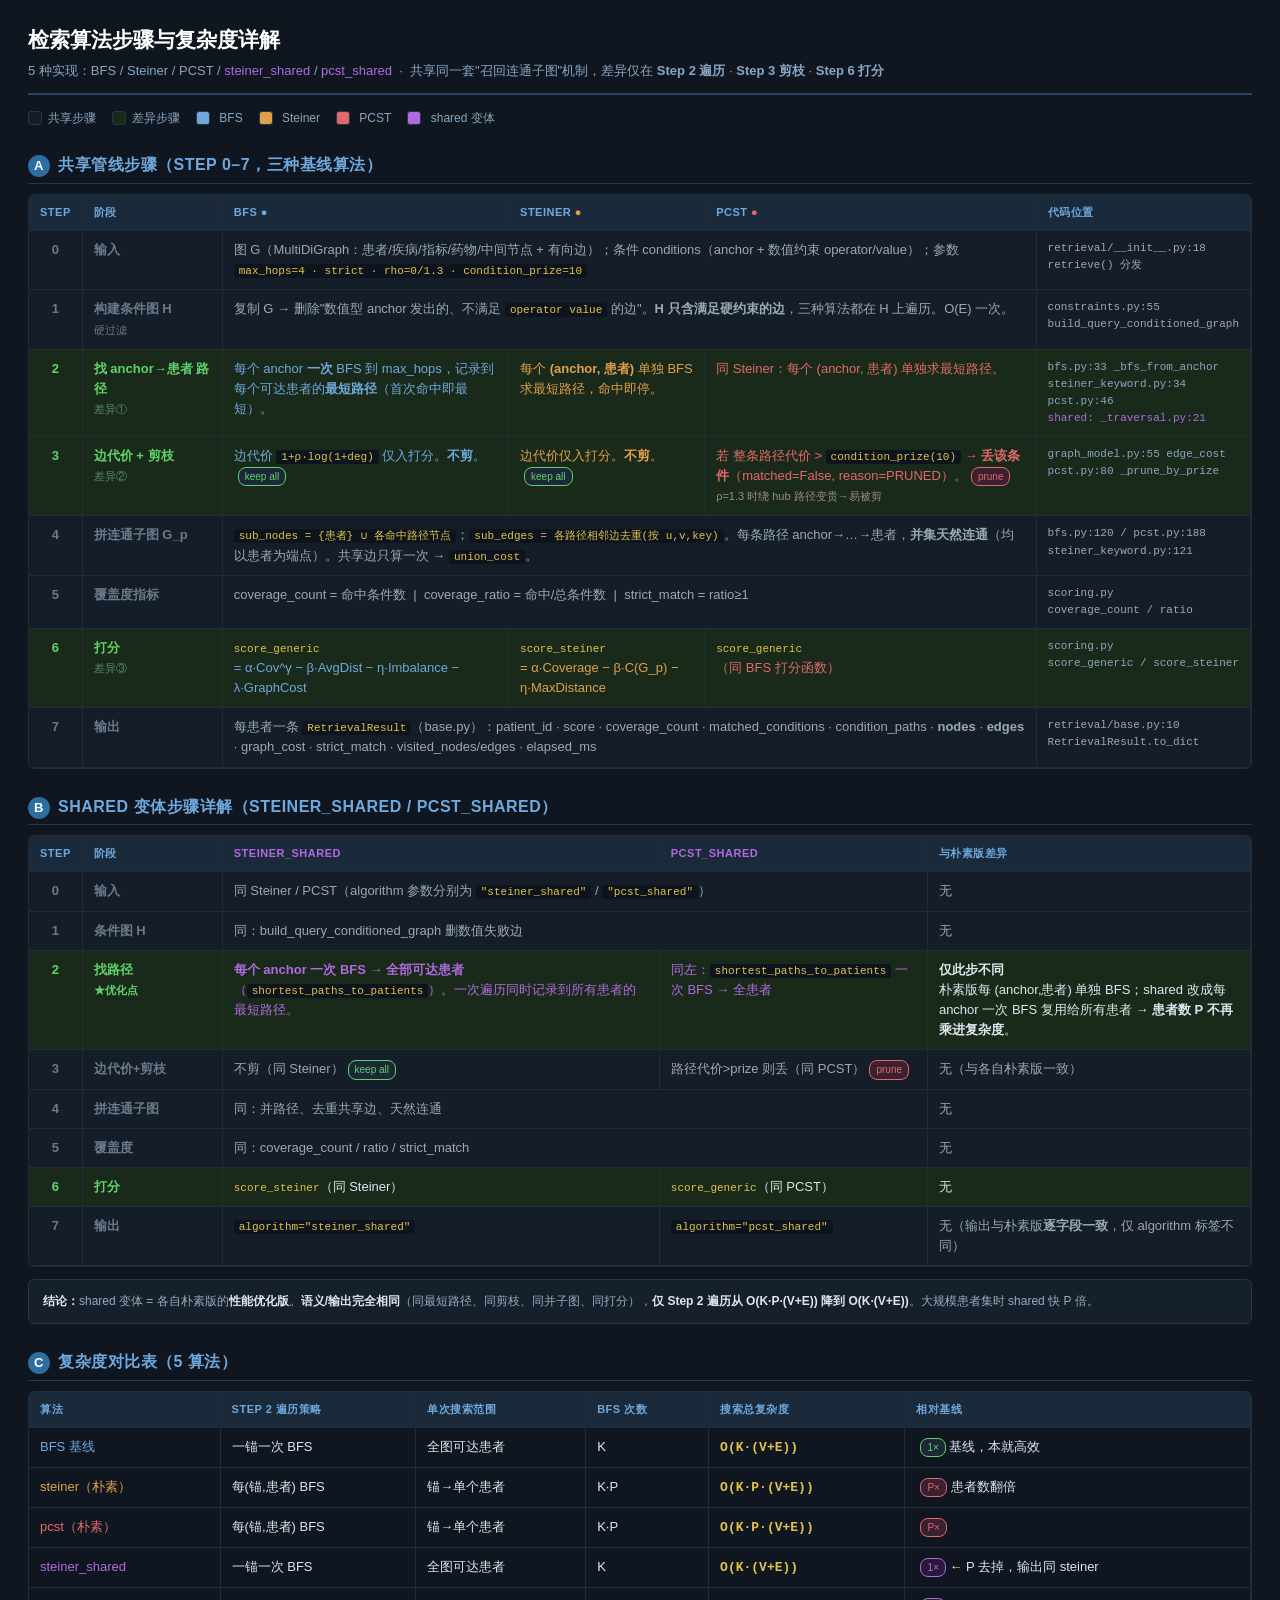
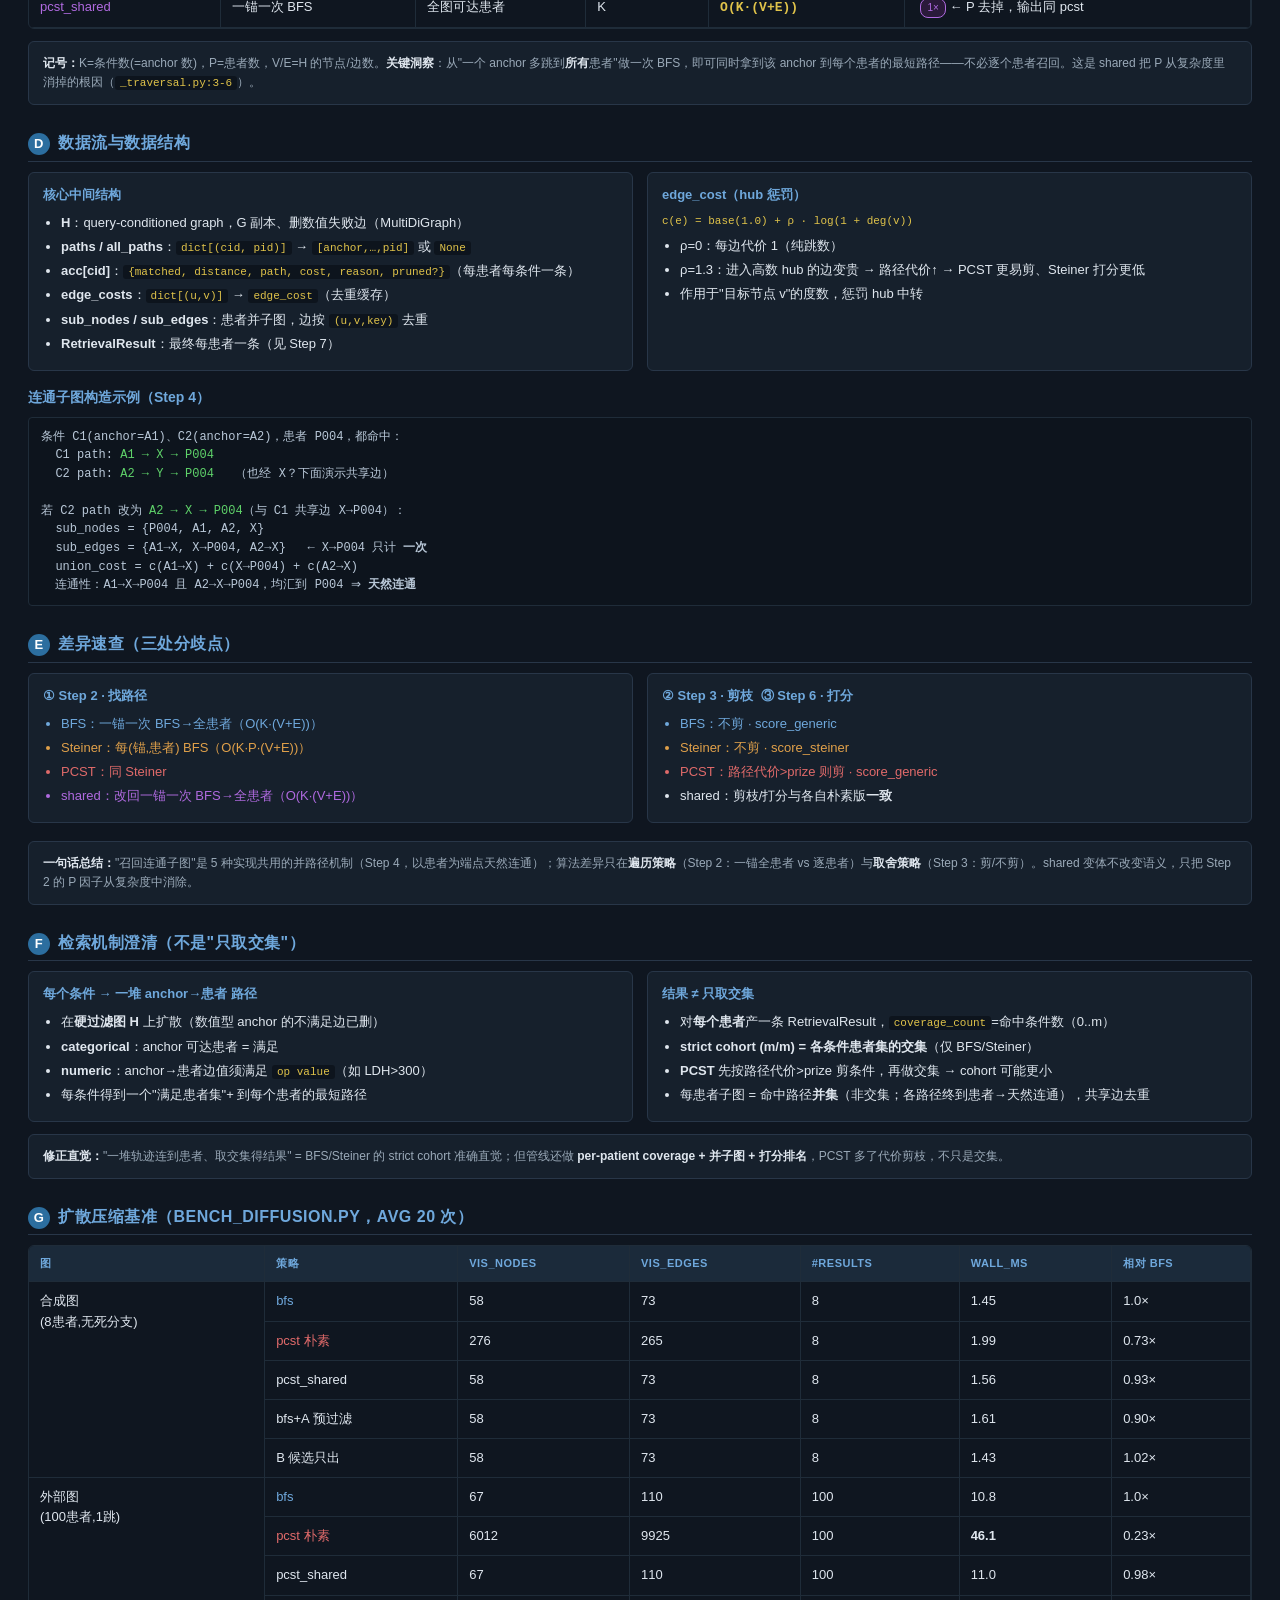
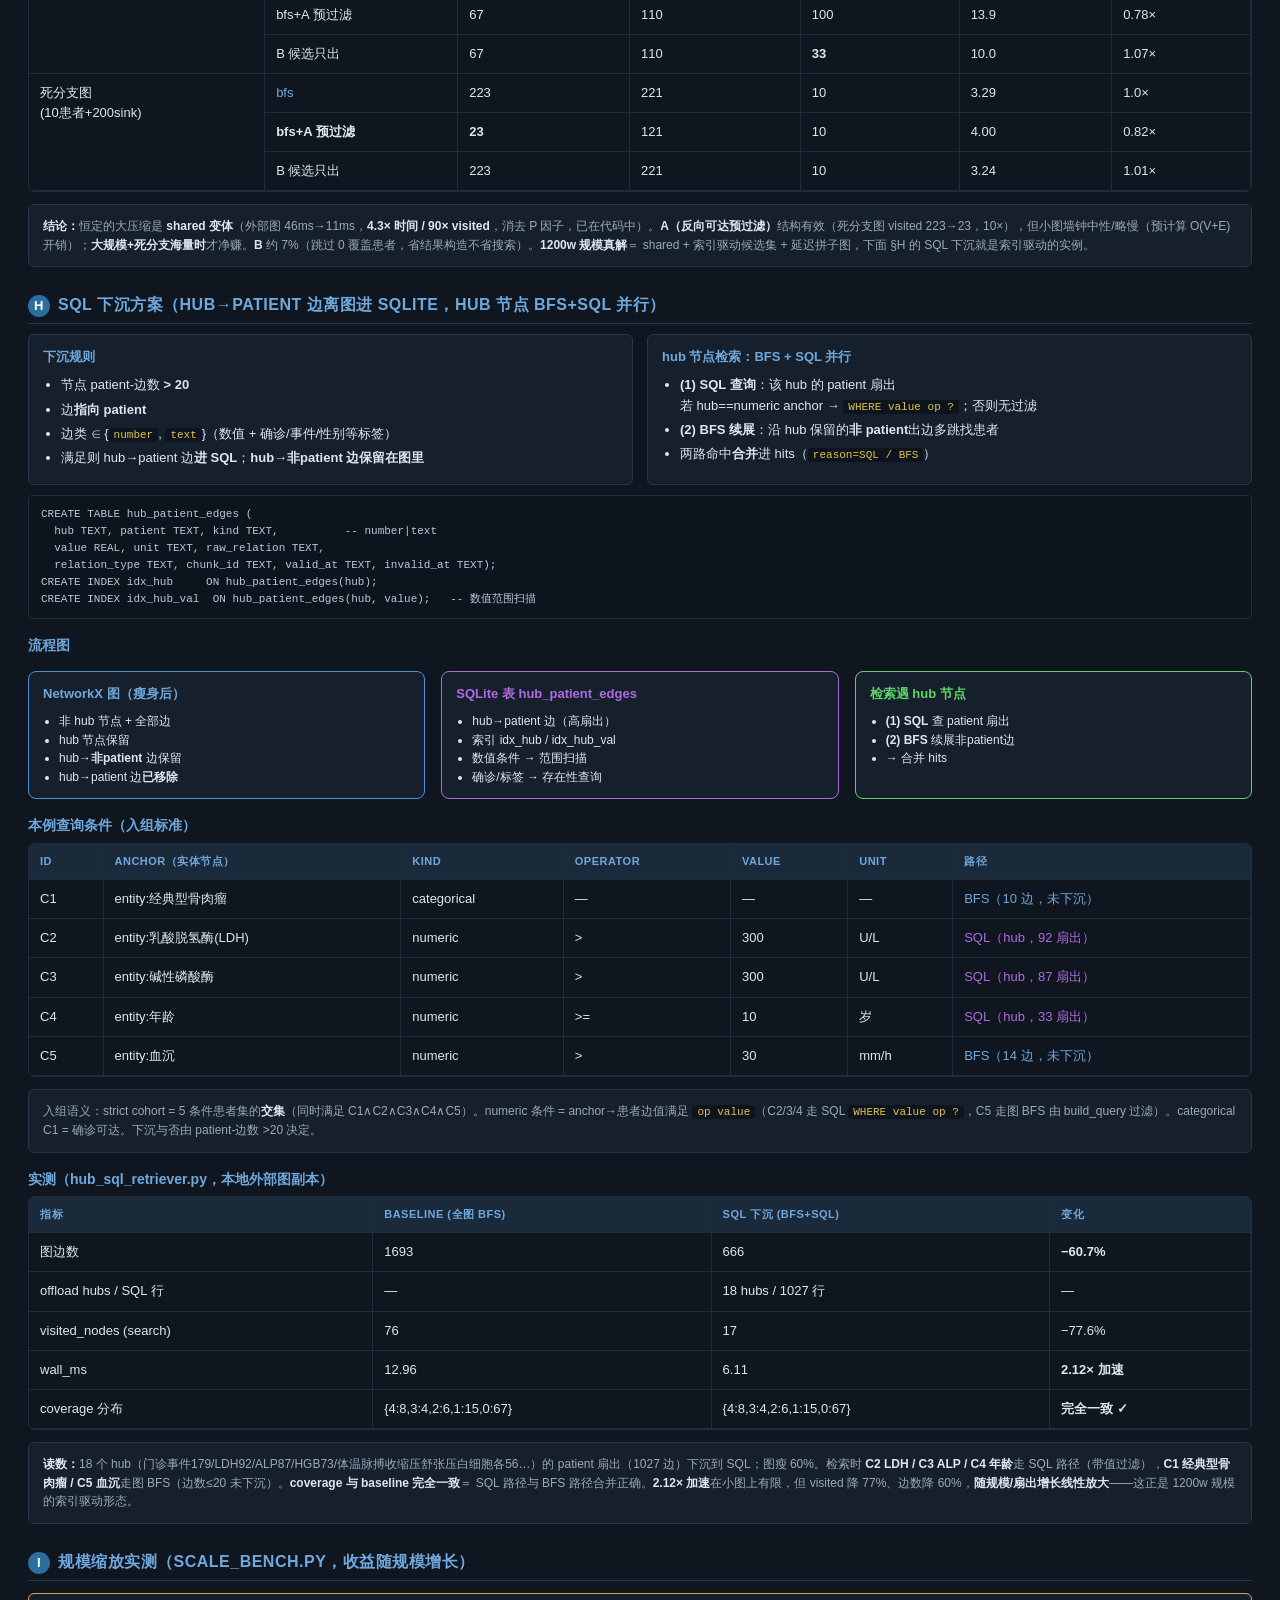
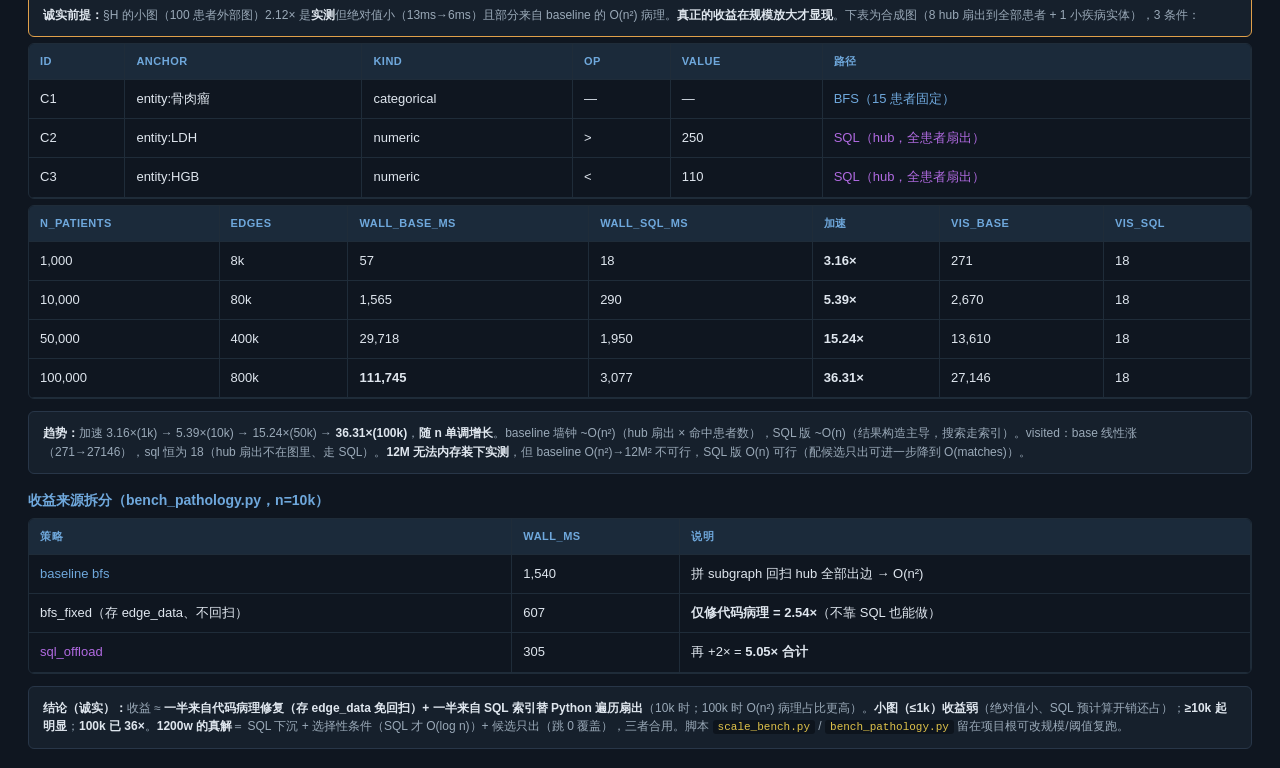
<file: static/algorithm_steps.html>
<!DOCTYPE html>
<html lang="zh">
<head>
<meta charset="utf-8">
<meta name="viewport" content="width=device-width, initial-scale=1.0">
<title>检索算法步骤与复杂度详解 · Retrieval Pipeline</title>
<style>
  * { box-sizing: border-box; }
  body {
    margin: 0; padding: 24px 28px;
    font-family: -apple-system, "Segoe UI", Roboto, Arial, sans-serif;
    background: #0f1620; color: #dfe6ee; font-size: 14px; line-height: 1.55;
  }
  header { margin-bottom: 14px; border-bottom: 2px solid #2a4365; padding-bottom: 12px; }
  header h1 { margin: 0 0 4px; font-size: 21px; color: #fff; }
  header .sub { color: #8aa6c1; font-size: 13px; }
  h2.section { color: #6fa8dc; font-size: 16px; margin: 26px 0 10px; padding-bottom: 5px; border-bottom: 1px solid #283648; text-transform: uppercase; letter-spacing: .5px; }
  h2.section .n { display: inline-block; background: #2c6e9f; color: #fff; width: 22px; height: 22px; border-radius: 50%; text-align: center; line-height: 22px; font-size: 13px; margin-right: 8px; }
  .legend { display: flex; gap: 16px; flex-wrap: wrap; font-size: 12px; margin: 12px 0 4px; color: #8aa6c1; }
  .legend .item { display: flex; align-items: center; gap: 6px; }
  .legend .sw { width: 14px; height: 14px; border-radius: 3px; display: inline-block; border: 1px solid #283648; }
  .table-wrap { overflow-x: auto; border: 1px solid #1f2c39; border-radius: 6px; margin-bottom: 4px; }
  table { border-collapse: collapse; width: 100%; font-size: 13px; min-width: 760px; }
  th, td { padding: 9px 11px; text-align: left; border-bottom: 1px solid #1f2c39; border-right: 1px solid #1f2c39; vertical-align: top; }
  th { background: #1b2a3a; color: #6fa8dc; text-transform: uppercase; letter-spacing: .5px; font-size: 11px; position: sticky; top: 0; }
  td.step { font-weight: 700; color: #6fa8dc; text-align: center; width: 40px; }
  td.stage { font-weight: 600; color: #dfe6ee; width: 140px; }
  td.code { font-family: ui-monospace, "SF Mono", Menlo, monospace; font-size: 11px; color: #8aa6c1; }
  tr.shared td { background: #141d28; color: #9aa9b8; }
  tr.shared td.step, tr.shared td.stage { color: #6a7a8a; }
  tr.diff td { background: #1a2a1a; }
  tr.diff td.step, tr.diff td.stage { color: #5fd36a; }
  .bfs { color: #6fa8dc; }
  .steiner { color: #e0a04a; }
  .pcst { color: #e06a6a; }
  .shared-tag { color: #b06ae0; }
  .pill { display: inline-block; font-size: 10px; padding: 1px 6px; border-radius: 8px; margin-left: 4px; vertical-align: middle; }
  .pill.cut { background: #3a2030; color: #e06a6a; border: 1px solid #e06a6a; }
  .pill.keep { background: #1c2837; color: #5fd36a; border: 1px solid #5fd36a; }
  .pill.opt { background: #2a1a3a; color: #b06ae0; border: 1px solid #b06ae0; }
  code { background: #0d141d; padding: 1px 5px; border-radius: 3px; font-family: ui-monospace, Menlo, monospace; font-size: 11px; color: #e0c34a; }
  .formula { font-family: ui-monospace, Menlo, monospace; font-size: 11px; color: #e0c34a; }
  .big { font-size: 13px; font-weight: 700; }
  .note { margin-top: 12px; padding: 12px 14px; background: #16202c; border: 1px solid #283648; border-radius: 6px; font-size: 12px; color: #9aa9b8; }
  .note b { color: #dfe6ee; }
  .grid2 { display: grid; grid-template-columns: 1fr 1fr; gap: 14px; }
  @media (max-width: 900px) { .grid2 { grid-template-columns: 1fr; } }
  .card { background: #16202c; border: 1px solid #283648; border-radius: 6px; padding: 12px 14px; font-size: 13px; }
  .card h3 { margin: 0 0 8px; color: #6fa8dc; font-size: 13px; }
  .card ul { margin: 6px 0 0; padding-left: 18px; }
  .card li { margin-bottom: 4px; }
  .ex { font-family: ui-monospace, Menlo, monospace; font-size: 12px; background: #0d141d; padding: 10px 12px; border-radius: 4px; border: 1px solid #1f2c39; color: #b9c8d8; white-space: pre-wrap; }
  .hl { color: #5fd36a; }
  .anchor-tbl td:first-child { width: 130px; font-weight: 600; color: #6fa8dc; }
</style>
</head>
<body>

<header>
  <h1>检索算法步骤与复杂度详解</h1>
  <div class="sub">5 种实现：BFS / Steiner / PCST / <span class="shared-tag">steiner_shared</span> / <span class="shared-tag">pcst_shared</span> &nbsp;·&nbsp; 共享同一套"召回连通子图"机制，差异仅在 <b>Step 2 遍历</b> · <b>Step 3 剪枝</b> · <b>Step 6 打分</b></div>
</header>

<div class="legend">
  <span class="item"><span class="sw" style="background:#141d28"></span>共享步骤</span>
  <span class="item"><span class="sw" style="background:#1a2a1a"></span>差异步骤</span>
  <span class="item"><span class="sw" style="background:#6fa8dc"></span>&nbsp;BFS</span>
  <span class="item"><span class="sw" style="background:#e0a04a"></span>&nbsp;Steiner</span>
  <span class="item"><span class="sw" style="background:#e06a6a"></span>&nbsp;PCST</span>
  <span class="item"><span class="sw" style="background:#b06ae0"></span>&nbsp;shared 变体</span>
</div>

<h2 class="section"><span class="n">A</span>共享管线步骤（Step 0–7，三种基线算法）</h2>
<div class="table-wrap">
<table>
<thead><tr><th>Step</th><th>阶段</th><th>BFS <span class="bfs">●</span></th><th>Steiner <span class="steiner">●</span></th><th>PCST <span class="pcst">●</span></th><th>代码位置</th></tr></thead>
<tbody>

<tr class="shared"><td class="step">0</td><td class="stage">输入</td>
<td colspan="3">图 G（MultiDiGraph：患者/疾病/指标/药物/中间节点 + 有向边）；条件 conditions（anchor + 数值约束 operator/value）；参数 <code>max_hops=4 · strict · rho=0/1.3 · condition_prize=10</code></td>
<td class="code">retrieval/__init__.py:18<br>retrieve() 分发</td></tr>

<tr class="shared"><td class="step">1</td><td class="stage">构建条件图 H<br><span style="font-weight:400;color:#6a7a8a;font-size:11px">硬过滤</span></td>
<td colspan="3">复制 G → 删除"数值型 anchor 发出的、不满足 <code>operator value</code> 的边"。<b>H 只含满足硬约束的边</b>，三种算法都在 H 上遍历。O(E) 一次。</td>
<td class="code">constraints.py:55<br>build_query_conditioned_graph</td></tr>

<tr class="diff"><td class="step">2</td><td class="stage">找 anchor→患者 路径<br><span style="font-weight:400;font-size:11px;color:#5a8a6a">差异①</span></td>
<td class="bfs">每个 anchor <b>一次</b> BFS 到 max_hops，记录到每个可达患者的<b>最短路径</b>（首次命中即最短）。</td>
<td class="steiner">每个 <b>(anchor, 患者)</b> 单独 BFS 求最短路径，命中即停。</td>
<td class="pcst">同 Steiner：每个 (anchor, 患者) 单独求最短路径。</td>
<td class="code">bfs.py:33 _bfs_from_anchor<br>steiner_keyword.py:34<br>pcst.py:46<br><span class="shared-tag">shared: _traversal.py:21</span></td></tr>

<tr class="diff"><td class="step">3</td><td class="stage">边代价 + 剪枝<br><span style="font-weight:400;font-size:11px;color:#5a8a6a">差异②</span></td>
<td class="bfs">边代价 <code>1+ρ·log(1+deg)</code> 仅入打分。<b>不剪</b>。<span class="pill keep">keep all</span></td>
<td class="steiner">边代价仅入打分。<b>不剪</b>。<span class="pill keep">keep all</span></td>
<td class="pcst">若 整条路径代价 &gt; <code>condition_prize(10)</code> → <b>丢该条件</b>（matched=False, reason=PRUNED）。<span class="pill cut">prune</span><br><span style="font-size:11px;color:#9a8a8a">ρ=1.3 时绕 hub 路径变贵→易被剪</span></td>
<td class="code">graph_model.py:55 edge_cost<br>pcst.py:80 _prune_by_prize</td></tr>

<tr class="shared"><td class="step">4</td><td class="stage">拼连通子图 G_p</td>
<td colspan="3"><code>sub_nodes = {患者} ∪ 各命中路径节点</code>；<code>sub_edges = 各路径相邻边去重(按 u,v,key)</code>。每条路径 anchor→…→患者，<b>并集天然连通</b>（均以患者为端点）。共享边只算一次 → <code>union_cost</code>。</td>
<td class="code">bfs.py:120 / pcst.py:188<br>steiner_keyword.py:121</td></tr>

<tr class="shared"><td class="step">5</td><td class="stage">覆盖度指标</td>
<td colspan="3">coverage_count = 命中条件数 &nbsp;|&nbsp; coverage_ratio = 命中/总条件数 &nbsp;|&nbsp; strict_match = ratio≥1</td>
<td class="code">scoring.py<br>coverage_count / ratio</td></tr>

<tr class="diff"><td class="step">6</td><td class="stage">打分<br><span style="font-weight:400;font-size:11px;color:#5a8a6a">差异③</span></td>
<td class="bfs"><span class="formula">score_generic</span><br>= α·Cov^γ − β·AvgDist − η·Imbalance − λ·GraphCost</td>
<td class="steiner"><span class="formula">score_steiner</span><br>= α·Coverage − β·C(G_p) − η·MaxDistance</td>
<td class="pcst"><span class="formula">score_generic</span><br>（同 BFS 打分函数）</td>
<td class="code">scoring.py<br>score_generic / score_steiner</td></tr>

<tr class="shared"><td class="step">7</td><td class="stage">输出</td>
<td colspan="3">每患者一条 <code>RetrievalResult</code>（base.py）：patient_id · score · coverage_count · matched_conditions · condition_paths · <b>nodes</b> · <b>edges</b> · graph_cost · strict_match · visited_nodes/edges · elapsed_ms</td>
<td class="code">retrieval/base.py:10<br>RetrievalResult.to_dict</td></tr>

</tbody>
</table>
</div>

<h2 class="section"><span class="n">B</span>Shared 变体步骤详解（steiner_shared / pcst_shared）</h2>
<div class="table-wrap">
<table>
<thead><tr><th>Step</th><th>阶段</th><th class="shared-tag">steiner_shared</th><th class="shared-tag">pcst_shared</th><th>与朴素版差异</th></tr></thead>
<tbody>

<tr class="shared"><td class="step">0</td><td class="stage">输入</td><td colspan="2">同 Steiner / PCST（algorithm 参数分别为 <code>"steiner_shared"</code> / <code>"pcst_shared"</code>）</td><td>无</td></tr>

<tr class="shared"><td class="step">1</td><td class="stage">条件图 H</td><td colspan="2">同：build_query_conditioned_graph 删数值失败边</td><td>无</td></tr>

<tr class="diff"><td class="step">2</td><td class="stage">找路径<br><span class="opt" style="font-size:11px">★优化点</span></td>
<td class="shared-tag"><b>每个 anchor 一次 BFS → 全部可达患者</b>（<code>shortest_paths_to_patients</code>）。一次遍历同时记录到所有患者的最短路径。</td>
<td class="shared-tag">同左：<code>shortest_paths_to_patients</code> 一次 BFS → 全患者</td>
<td><b>仅此步不同</b><br>朴素版每 (anchor,患者) 单独 BFS；shared 改成每 anchor 一次 BFS 复用给所有患者 → <b>患者数 P 不再乘进复杂度</b>。</td></tr>

<tr class="shared"><td class="step">3</td><td class="stage">边代价+剪枝</td><td>不剪（同 Steiner）<span class="pill keep">keep all</span></td><td>路径代价&gt;prize 则丢（同 PCST）<span class="pill cut">prune</span></td><td>无（与各自朴素版一致）</td></tr>

<tr class="shared"><td class="step">4</td><td class="stage">拼连通子图</td><td colspan="2">同：并路径、去重共享边、天然连通</td><td>无</td></tr>

<tr class="shared"><td class="step">5</td><td class="stage">覆盖度</td><td colspan="2">同：coverage_count / ratio / strict_match</td><td>无</td></tr>

<tr class="diff"><td class="step">6</td><td class="stage">打分</td><td><span class="formula">score_steiner</span>（同 Steiner）</td><td><span class="formula">score_generic</span>（同 PCST）</td><td>无</td></tr>

<tr class="shared"><td class="step">7</td><td class="stage">输出</td><td><code>algorithm="steiner_shared"</code></td><td><code>algorithm="pcst_shared"</code></td><td>无（输出与朴素版<b>逐字段一致</b>，仅 algorithm 标签不同）</td></tr>

</tbody>
</table>
</div>
<div class="note"><b>结论：</b>shared 变体 = 各自朴素版的<b>性能优化版</b>。<b>语义/输出完全相同</b>（同最短路径、同剪枝、同并子图、同打分），<b>仅 Step 2 遍历从 O(K·P·(V+E)) 降到 O(K·(V+E))</b>。大规模患者集时 shared 快 P 倍。</div>

<h2 class="section"><span class="n">C</span>复杂度对比表（5 算法）</h2>
<div class="table-wrap">
<table>
<thead><tr><th>算法</th><th>Step 2 遍历策略</th><th>单次搜索范围</th><th>BFS 次数</th><th>搜索总复杂度</th><th>相对基线</th></tr></thead>
<tbody>
<tr><td class="bfs">BFS 基线</td><td>一锚一次 BFS</td><td>全图可达患者</td><td>K</td><td><span class="formula big">O(K·(V+E))</span></td><td><span class="pill keep">1×</span> 基线，本就高效</td></tr>
<tr><td class="steiner">steiner（朴素）</td><td>每(锚,患者) BFS</td><td>锚→单个患者</td><td>K·P</td><td><span class="formula big">O(K·P·(V+E))</span></td><td><span class="pill cut">P×</span> 患者数翻倍</td></tr>
<tr><td class="pcst">pcst（朴素）</td><td>每(锚,患者) BFS</td><td>锚→单个患者</td><td>K·P</td><td><span class="formula big">O(K·P·(V+E))</span></td><td><span class="pill cut">P×</span></td></tr>
<tr><td class="shared-tag">steiner_shared</td><td>一锚一次 BFS</td><td>全图可达患者</td><td>K</td><td><span class="formula big">O(K·(V+E))</span></td><td><span class="pill opt">1×</span> ← P 去掉，输出同 steiner</td></tr>
<tr><td class="shared-tag">pcst_shared</td><td>一锚一次 BFS</td><td>全图可达患者</td><td>K</td><td><span class="formula big">O(K·(V+E))</span></td><td><span class="pill opt">1×</span> ← P 去掉，输出同 pcst</td></tr>
</tbody>
</table>
</div>
<div class="note"><b>记号：</b>K=条件数(=anchor 数)，P=患者数，V/E=H 的节点/边数。<b>关键洞察</b>：从"一个 anchor 多跳到<b>所有</b>患者"做一次 BFS，即可同时拿到该 anchor 到每个患者的最短路径——不必逐个患者召回。这是 shared 把 P 从复杂度里消掉的根因（<code>_traversal.py:3-6</code>）。</div>

<h2 class="section"><span class="n">D</span>数据流与数据结构</h2>
<div class="grid2">
  <div class="card">
    <h3>核心中间结构</h3>
    <ul>
      <li><b>H</b>：query-conditioned graph，G 副本、删数值失败边（MultiDiGraph）</li>
      <li><b>paths / all_paths</b>：<code>dict[(cid, pid)]</code> → <code>[anchor,…,pid]</code> 或 <code>None</code></li>
      <li><b>acc[cid]</b>：<code>{matched, distance, path, cost, reason, pruned?}</code>（每患者每条件一条）</li>
      <li><b>edge_costs</b>：<code>dict[(u,v)]</code> → <code>edge_cost</code>（去重缓存）</li>
      <li><b>sub_nodes / sub_edges</b>：患者并子图，边按 <code>(u,v,key)</code> 去重</li>
      <li><b>RetrievalResult</b>：最终每患者一条（见 Step 7）</li>
    </ul>
  </div>
  <div class="card">
    <h3>edge_cost（hub 惩罚）</h3>
    <div class="formula">c(e) = base(1.0) + ρ · log(1 + deg(v))</div>
    <ul>
      <li>ρ=0：每边代价 1（纯跳数）</li>
      <li>ρ=1.3：进入高数 hub 的边变贵 → 路径代价↑ → PCST 更易剪、Steiner 打分更低</li>
      <li>作用于"目标节点 v"的度数，惩罚 hub 中转</li>
    </ul>
  </div>
</div>

<h3 style="color:#6fa8dc;font-size:14px;margin:16px 0 8px">连通子图构造示例（Step 4）</h3>
<div class="ex">条件 C1(anchor=A1)、C2(anchor=A2)，患者 P004，都命中：
  C1 path: <span class="hl">A1 → X → P004</span>
  C2 path: <span class="hl">A2 → Y → P004</span>   （也经 X？下面演示共享边）

若 C2 path 改为 <span class="hl">A2 → X → P004</span>（与 C1 共享边 X→P004）：
  sub_nodes = {P004, A1, A2, X}
  sub_edges = {A1→X, X→P004, A2→X}   ← X→P004 只计 <b>一次</b>
  union_cost = c(A1→X) + c(X→P004) + c(A2→X)
  连通性：A1→X→P004 且 A2→X→P004，均汇到 P004 ⇒ <b>天然连通</b></div>

<h2 class="section"><span class="n">E</span>差异速查（三处分歧点）</h2>
<div class="grid2">
  <div class="card">
    <h3>① Step 2 · 找路径</h3>
    <ul>
      <li class="bfs">BFS：一锚一次 BFS→全患者（O(K·(V+E))）</li>
      <li class="steiner">Steiner：每(锚,患者) BFS（O(K·P·(V+E))）</li>
      <li class="pcst">PCST：同 Steiner</li>
      <li class="shared-tag">shared：改回一锚一次 BFS→全患者（O(K·(V+E))）</li>
    </ul>
  </div>
  <div class="card">
    <h3>② Step 3 · 剪枝 &nbsp;③ Step 6 · 打分</h3>
    <ul>
      <li class="bfs">BFS：不剪 · score_generic</li>
      <li class="steiner">Steiner：不剪 · score_steiner</li>
      <li class="pcst">PCST：路径代价&gt;prize 则剪 · score_generic</li>
      <li>shared：剪枝/打分与各自朴素版<b>一致</b></li>
    </ul>
  </div>
</div>

<div class="note" style="margin-top:18px"><b>一句话总结：</b>"召回连通子图"是 5 种实现共用的并路径机制（Step 4，以患者为端点天然连通）；算法差异只在<b>遍历策略</b>（Step 2：一锚全患者 vs 逐患者）与<b>取舍策略</b>（Step 3：剪/不剪）。shared 变体不改变语义，只把 Step 2 的 P 因子从复杂度中消除。</div>

<h2 class="section"><span class="n">F</span>检索机制澄清（不是"只取交集"）</h2>
<div class="grid2">
  <div class="card">
    <h3>每个条件 → 一堆 anchor→患者 路径</h3>
    <ul>
      <li>在<b>硬过滤图 H</b> 上扩散（数值型 anchor 的不满足边已删）</li>
      <li><b>categorical</b>：anchor 可达患者 = 满足</li>
      <li><b>numeric</b>：anchor→患者边值须满足 <code>op value</code>（如 LDH&gt;300）</li>
      <li>每条件得到一个"满足患者集"+ 到每个患者的最短路径</li>
    </ul>
  </div>
  <div class="card">
    <h3>结果 ≠ 只取交集</h3>
    <ul>
      <li>对<b>每个患者</b>产一条 RetrievalResult，<code>coverage_count</code>=命中条件数（0..m）</li>
      <li><b>strict cohort (m/m) = 各条件患者集的交集</b>（仅 BFS/Steiner）</li>
      <li><b>PCST</b> 先按路径代价&gt;prize 剪条件，再做交集 → cohort 可能更小</li>
      <li>每患者子图 = 命中路径<b>并集</b>（非交集；各路径终到患者→天然连通），共享边去重</li>
    </ul>
  </div>
</div>
<div class="note"><b>修正直觉：</b>"一堆轨迹连到患者、取交集得结果" = BFS/Steiner 的 strict cohort 准确直觉；但管线还做 <b>per-patient coverage + 并子图 + 打分排名</b>，PCST 多了代价剪枝，不只是交集。</div>

<h2 class="section"><span class="n">G</span>扩散压缩基准（bench_diffusion.py，avg 20 次）</h2>
<div class="table-wrap"><table>
<thead><tr><th>图</th><th>策略</th><th>vis_nodes</th><th>vis_edges</th><th>#results</th><th>wall_ms</th><th>相对 bfs</th></tr></thead>
<tbody>
<tr><td rowspan="5">合成图<br>(8患者,无死分支)</td><td class="bfs">bfs</td><td>58</td><td>73</td><td>8</td><td>1.45</td><td>1.0×</td></tr>
<tr><td class="pcst">pcst 朴素</td><td>276</td><td>265</td><td>8</td><td>1.99</td><td>0.73×</td></tr>
<tr><td>pcst_shared</td><td>58</td><td>73</td><td>8</td><td>1.56</td><td>0.93×</td></tr>
<tr><td>bfs+A 预过滤</td><td>58</td><td>73</td><td>8</td><td>1.61</td><td>0.90×</td></tr>
<tr><td>B 候选只出</td><td>58</td><td>73</td><td>8</td><td>1.43</td><td>1.02×</td></tr>
<tr><td rowspan="5">外部图<br>(100患者,1跳)</td><td class="bfs">bfs</td><td>67</td><td>110</td><td>100</td><td>10.8</td><td>1.0×</td></tr>
<tr><td class="pcst">pcst 朴素</td><td>6012</td><td>9925</td><td>100</td><td><b>46.1</b></td><td>0.23×</td></tr>
<tr><td>pcst_shared</td><td>67</td><td>110</td><td>100</td><td>11.0</td><td>0.98×</td></tr>
<tr><td>bfs+A 预过滤</td><td>67</td><td>110</td><td>100</td><td>13.9</td><td>0.78×</td></tr>
<tr><td>B 候选只出</td><td>67</td><td>110</td><td><b>33</b></td><td>10.0</td><td>1.07×</td></tr>
<tr><td rowspan="3">死分支图<br>(10患者+200sink)</td><td class="bfs">bfs</td><td>223</td><td>221</td><td>10</td><td>3.29</td><td>1.0×</td></tr>
<tr><td><b>bfs+A 预过滤</b></td><td><b>23</b></td><td>121</td><td>10</td><td>4.00</td><td>0.82×</td></tr>
<tr><td>B 候选只出</td><td>223</td><td>221</td><td>10</td><td>3.24</td><td>1.01×</td></tr>
</tbody>
</table></div>
<div class="note"><b>结论：</b>恒定的大压缩是 <b>shared 变体</b>（外部图 46ms→11ms，<b>4.3× 时间 / 90× visited</b>，消去 P 因子，已在代码中）。<b>A（反向可达预过滤）</b>结构有效（死分支图 visited 223→23，10×），但小图墙钟中性/略慢（预计算 O(V+E) 开销）；<b>大规模+死分支海量时</b>才净赚。<b>B</b> 约 7%（跳过 0 覆盖患者，省结果构造不省搜索）。<b>1200w 规模真解</b>＝ shared + 索引驱动候选集 + 延迟拼子图，下面 §H 的 SQL 下沉就是索引驱动的实例。</div>

<h2 class="section"><span class="n">H</span>SQL 下沉方案（hub→patient 边离图进 SQLite，hub 节点 BFS+SQL 并行）</h2>
<style>
  .flow { display:flex; gap:16px; align-items:stretch; margin:14px 0; flex-wrap:wrap; }
  .box { background:#16202c; border:1px solid #283648; border-radius:8px; padding:12px 14px; flex:1; min-width:180px; }
  .box.graph { border-color:#4a90d9; } .box.sql { border-color:#b06ae0; }
  .box.merge { border-color:#5fd36a; } .box h4 { margin:0 0 8px; font-size:13px; }
  .box.graph h4 { color:#6fa8dc; } .box.sql h4 { color:#b06ae0; } .box.merge h4 { color:#5fd36a; }
  .box ul { margin:4px 0 0; padding-left:16px; font-size:12px; }
  .arrows { display:flex; flex-direction:column; justify-content:center; align-items:center; color:#5fd36a; font-size:20px; font-weight:700; }
  .pillhub { background:#2a1a3a; color:#b06ae0; border:1px solid #b06ae0; }
  .schema { font-family:ui-monospace,Menlo,monospace; font-size:11px; background:#0d141d; border:1px solid #1f2c39; border-radius:4px; padding:10px 12px; color:#b9c8d8; white-space:pre; margin:10px 0; overflow-x:auto; }
</style>
<div class="grid2">
  <div class="card">
    <h3>下沉规则</h3>
    <ul>
      <li>节点 patient-边数 <b>&gt; 20</b></li>
      <li>边<b>指向 patient</b></li>
      <li>边类 ∈ {<code>number</code>, <code>text</code>}（数值 + 确诊/事件/性别等标签）</li>
      <li>满足则 hub→patient 边<b>进 SQL</b>；<b>hub→非patient 边保留在图里</b></li>
    </ul>
  </div>
  <div class="card">
    <h3>hub 节点检索：BFS + SQL 并行</h3>
    <ul>
      <li><b>(1) SQL 查询</b>：该 hub 的 patient 扇出<br>若 hub==numeric anchor → <code>WHERE value op ?</code>；否则无过滤</li>
      <li><b>(2) BFS 续展</b>：沿 hub 保留的<b>非 patient</b>出边多跳找患者</li>
      <li>两路命中<b>合并</b>进 hits（<code>reason=SQL / BFS</code>）</li>
    </ul>
  </div>
</div>
<div class="schema">CREATE TABLE hub_patient_edges (
  hub TEXT, patient TEXT, kind TEXT,          -- number|text
  value REAL, unit TEXT, raw_relation TEXT,
  relation_type TEXT, chunk_id TEXT, valid_at TEXT, invalid_at TEXT);
CREATE INDEX idx_hub     ON hub_patient_edges(hub);
CREATE INDEX idx_hub_val  ON hub_patient_edges(hub, value);   -- 数值范围扫描</div>

<h3 style="color:#6fa8dc;font-size:14px;margin:16px 0 6px">流程图</h3>
<div class="flow">
  <div class="box graph">
    <h4>NetworkX 图（瘦身后）</h4>
    <ul>
      <li>非 hub 节点 + 全部边</li>
      <li>hub 节点保留</li>
      <li>hub→<b>非patient</b> 边保留</li>
      <li>hub→patient 边<b>已移除</b></li>
    </ul>
  </div>
  <div class="box sql">
    <h4>SQLite 表 hub_patient_edges</h4>
    <ul>
      <li>hub→patient 边（高扇出）</li>
      <li>索引 idx_hub / idx_hub_val</li>
      <li>数值条件 → 范围扫描</li>
      <li>确诊/标签 → 存在性查询</li>
    </ul>
  </div>
  <div class="box merge">
    <h4>检索遇 hub 节点</h4>
    <ul>
      <li><b>(1) SQL</b> 查 patient 扇出</li>
      <li><b>(2) BFS</b> 续展非patient边</li>
      <li>→ 合并 hits</li>
    </ul>
  </div>
</div>

<h3 style="color:#6fa8dc;font-size:14px;margin:16px 0 6px">本例查询条件（入组标准）</h3>
<div class="table-wrap"><table>
<thead><tr><th>id</th><th>anchor（实体节点）</th><th>kind</th><th>operator</th><th>value</th><th>unit</th><th>路径</th></tr></thead>
<tbody>
<tr><td>C1</td><td>entity:经典型骨肉瘤</td><td>categorical</td><td>—</td><td>—</td><td>—</td><td class="bfs">BFS（10 边，未下沉）</td></tr>
<tr><td>C2</td><td>entity:乳酸脱氢酶(LDH)</td><td>numeric</td><td>&gt;</td><td>300</td><td>U/L</td><td class="shared-tag">SQL（hub，92 扇出）</td></tr>
<tr><td>C3</td><td>entity:碱性磷酸酶</td><td>numeric</td><td>&gt;</td><td>300</td><td>U/L</td><td class="shared-tag">SQL（hub，87 扇出）</td></tr>
<tr><td>C4</td><td>entity:年龄</td><td>numeric</td><td>&gt;=</td><td>10</td><td>岁</td><td class="shared-tag">SQL（hub，33 扇出）</td></tr>
<tr><td>C5</td><td>entity:血沉</td><td>numeric</td><td>&gt;</td><td>30</td><td>mm/h</td><td class="bfs">BFS（14 边，未下沉）</td></tr>
</tbody>
</table></div>
<div class="note">入组语义：strict cohort = 5 条件患者集的<b>交集</b>（同时满足 C1∧C2∧C3∧C4∧C5）。numeric 条件 = anchor→患者边值满足 <code>op value</code>（C2/3/4 走 SQL <code>WHERE value op ?</code>，C5 走图 BFS 由 build_query 过滤）。categorical C1 = 确诊可达。下沉与否由 patient-边数 &gt;20 决定。</div>

<h3 style="color:#6fa8dc;font-size:14px;margin:16px 0 6px">实测（hub_sql_retriever.py，本地外部图副本）</h3>
<div class="table-wrap"><table>
<thead><tr><th>指标</th><th>baseline (全图 BFS)</th><th>SQL 下沉 (BFS+SQL)</th><th>变化</th></tr></thead>
<tbody>
<tr><td>图边数</td><td>1693</td><td>666</td><td><b>−60.7%</b></td></tr>
<tr><td>offload hubs / SQL 行</td><td>—</td><td>18 hubs / 1027 行</td><td>—</td></tr>
<tr><td>visited_nodes (search)</td><td>76</td><td>17</td><td>−77.6%</td></tr>
<tr><td>wall_ms</td><td>12.96</td><td>6.11</td><td><b>2.12× 加速</b></td></tr>
<tr><td>coverage 分布</td><td>{4:8,3:4,2:6,1:15,0:67}</td><td>{4:8,3:4,2:6,1:15,0:67}</td><td><b>完全一致 ✓</b></td></tr>
</tbody>
</table></div>
<div class="note"><b>读数：</b>18 个 hub（门诊事件179/LDH92/ALP87/HGB73/体温脉搏收缩压舒张压白细胞各56…）的 patient 扇出（1027 边）下沉到 SQL；图瘦 60%。检索时 <b>C2 LDH / C3 ALP / C4 年龄</b>走 SQL 路径（带值过滤），<b>C1 经典型骨肉瘤 / C5 血沉</b>走图 BFS（边数≤20 未下沉）。<b>coverage 与 baseline 完全一致</b>＝ SQL 路径与 BFS 路径合并正确。<b>2.12× 加速</b>在小图上有限，但 visited 降 77%、边数降 60%，<b>随规模/扇出增长线性放大</b>——这正是 1200w 规模的索引驱动形态。</div>

<h2 class="section"><span class="n">I</span>规模缩放实测（scale_bench.py，收益随规模增长）</h2>
<div class="note" style="border-color:#e0a04a"><b>诚实前提：</b>§H 的小图（100 患者外部图）2.12× 是<b>实测</b>但绝对值小（13ms→6ms）且部分来自 baseline 的 O(n²) 病理。<b>真正的收益在规模放大才显现</b>。下表为合成图（8 hub 扇出到全部患者 + 1 小疾病实体），3 条件：</div>
<div class="table-wrap" style="margin:6px 0"><table>
<thead><tr><th>id</th><th>anchor</th><th>kind</th><th>op</th><th>value</th><th>路径</th></tr></thead>
<tbody>
<tr><td>C1</td><td>entity:骨肉瘤</td><td>categorical</td><td>—</td><td>—</td><td class="bfs">BFS（15 患者固定）</td></tr>
<tr><td>C2</td><td>entity:LDH</td><td>numeric</td><td>&gt;</td><td>250</td><td class="shared-tag">SQL（hub，全患者扇出）</td></tr>
<tr><td>C3</td><td>entity:HGB</td><td>numeric</td><td>&lt;</td><td>110</td><td class="shared-tag">SQL（hub，全患者扇出）</td></tr>
</tbody>
</table></div>
<div class="table-wrap"><table>
<thead><tr><th>n_patients</th><th>edges</th><th>wall_base_ms</th><th>wall_sql_ms</th><th>加速</th><th>vis_base</th><th>vis_sql</th></tr></thead>
<tbody>
<tr><td>1,000</td><td>8k</td><td>57</td><td>18</td><td><b>3.16×</b></td><td>271</td><td>18</td></tr>
<tr><td>10,000</td><td>80k</td><td>1,565</td><td>290</td><td><b>5.39×</b></td><td>2,670</td><td>18</td></tr>
<tr><td>50,000</td><td>400k</td><td>29,718</td><td>1,950</td><td><b>15.24×</b></td><td>13,610</td><td>18</td></tr>
<tr><td>100,000</td><td>800k</td><td><b>111,745</b></td><td>3,077</td><td><b>36.31×</b></td><td>27,146</td><td>18</td></tr>
</tbody>
</table></div>
<div class="note"><b>趋势：</b>加速 3.16×(1k) → 5.39×(10k) → 15.24×(50k) → <b>36.31×(100k)</b>，<b>随 n 单调增长</b>。baseline 墙钟 ~O(n²)（hub 扇出 × 命中患者数），SQL 版 ~O(n)（结果构造主导，搜索走索引）。visited：base 线性涨（271→27146），sql 恒为 18（hub 扇出不在图里、走 SQL）。<b>12M 无法内存装下实测</b>，但 baseline O(n²)→12M² 不可行，SQL 版 O(n) 可行（配候选只出可进一步降到 O(matches)）。</div>

<h3 style="color:#6fa8dc;font-size:14px;margin:16px 0 6px">收益来源拆分（bench_pathology.py，n=10k）</h3>
<div class="table-wrap"><table>
<thead><tr><th>策略</th><th>wall_ms</th><th>说明</th></tr></thead>
<tbody>
<tr><td class="bfs">baseline bfs</td><td>1,540</td><td>拼 subgraph 回扫 hub 全部出边 → O(n²)</td></tr>
<tr><td>bfs_fixed（存 edge_data、不回扫）</td><td>607</td><td><b>仅修代码病理 = 2.54×</b>（不靠 SQL 也能做）</td></tr>
<tr><td class="shared-tag">sql_offload</td><td>305</td><td>再 +2× = <b>5.05× 合计</b></td></tr>
</tbody>
</table></div>
<div class="note"><b>结论（诚实）：</b>收益 ≈ <b>一半来自代码病理修复（存 edge_data 免回扫）+ 一半来自 SQL 索引替 Python 遍历扇出</b>（10k 时；100k 时 O(n²) 病理占比更高）。<b>小图（≤1k）收益弱</b>（绝对值小、SQL 预计算开销还占）；<b>≥10k 起明显</b>；<b>100k 已 36×</b>。<b>1200w 的真解</b>＝ SQL 下沉 + 选择性条件（SQL 才 O(log n)）+ 候选只出（跳 0 覆盖），三者合用。脚本 <code>scale_bench.py</code> / <code>bench_pathology.py</code> 留在项目根可改规模/阈值复跑。</div>

</body>
</html>
</file>
